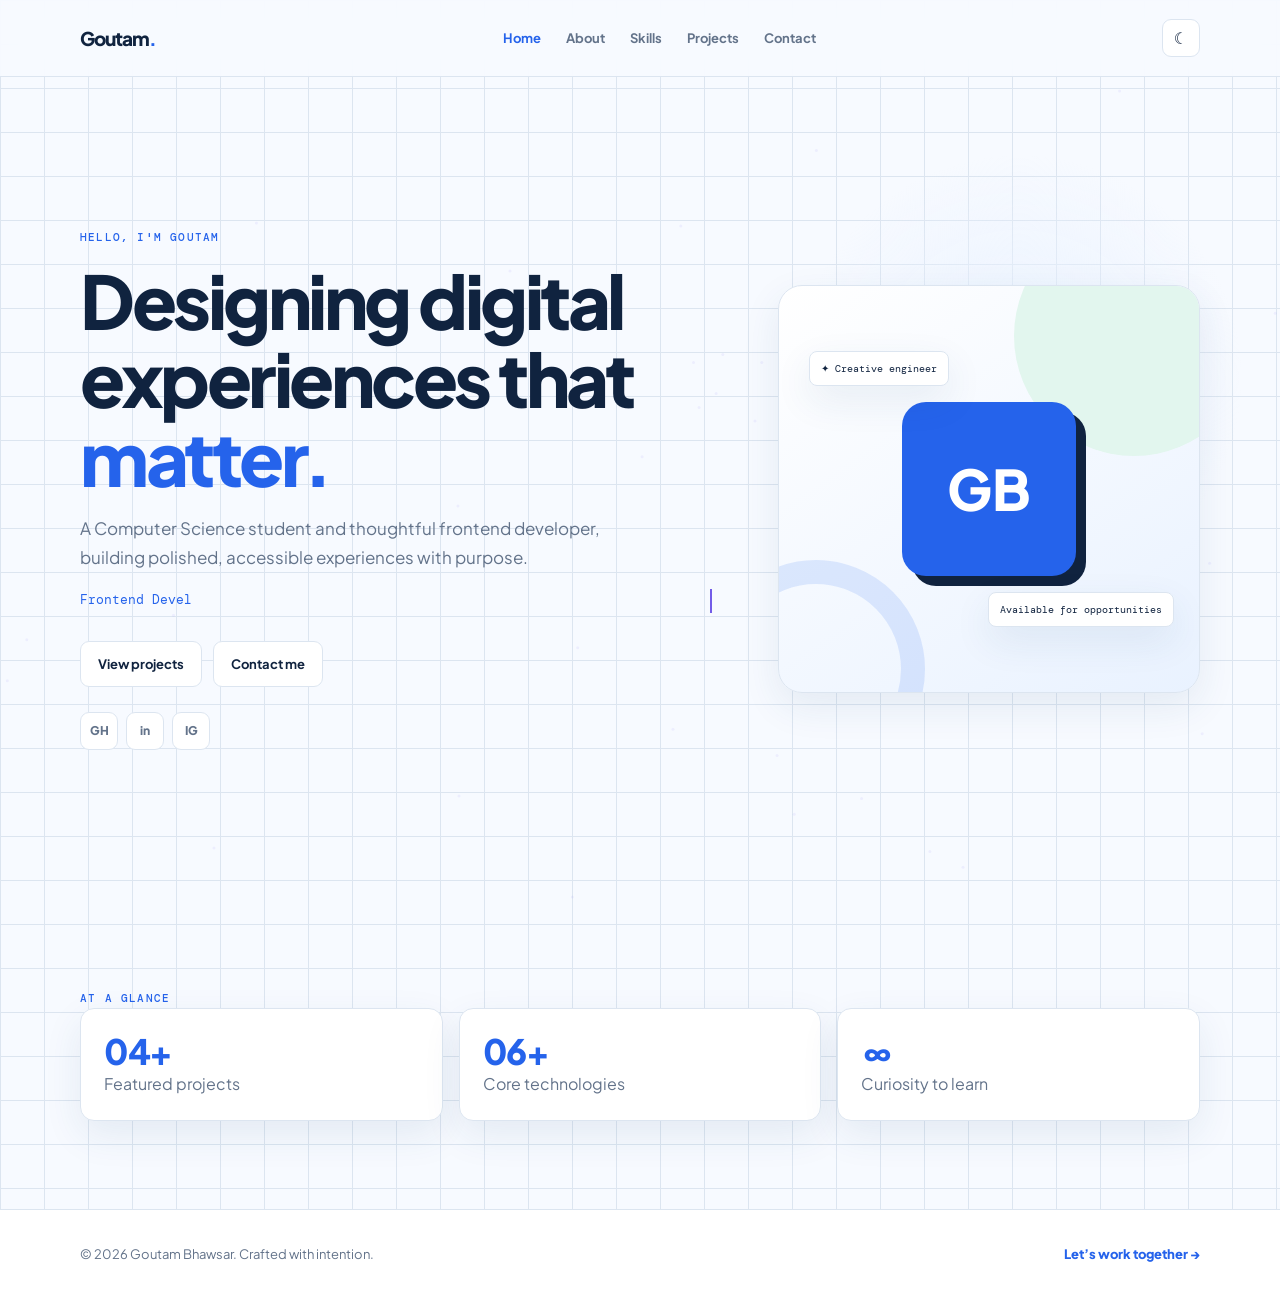
<file: index.html>
<!doctype html>
<html lang="en">

<head>
    <meta charset="utf-8">
    <meta name="viewport" content="width=device-width,initial-scale=1">
    <meta name="description" content="Gautam Bhawsar — Frontend developer portfolio">
    <meta property="og:title" content="Gautam Bhawsar | Portfolio">
    <meta name="twitter:card" content="summary_large_image">
    <title>Gautam Bhawsar — Portfolio</title>
    <link rel="stylesheet" href="css/style.css">
    <link rel="stylesheet" href="css/responsive.css">
    <link rel="stylesheet" href="css/animations.css">
</head>

<body>
    <div class="progress"></div>
    <nav class="nav">
        <div class="navin"><a class="brand" href="index.html">Gautam<i>.</i></a>
            <div class="links"><a class="active" href="index.html">Home</a><a href="about.html">About</a><a
                    href="skills.html">Skills</a><a href="projects.html">Projects</a><a href="contact.html">Contact</a>
            </div>
            <div class="actions"><button class="iconbtn theme" aria-label="Toggle color theme">☾</button><button
                    class="menu" aria-label="Open menu">☰</button></div>
        </div>
    </nav>
    <main>
        <section class="hero">
            <div class="blob b1"></div>
            <div class="blob b2"></div>
            <div class="wrap hero-grid reveal">
                <div>
                    <div class="eyebrow">Hello, I'm Gautam</div>
                    <h1>Designing digital<br>experiences that <span>matter.</span></h1>
                    <p class="lead">A Computer Science student and thoughtful frontend developer, building polished,
                        accessible experiences with purpose.</p>
                    <p class="typing" data-typing aria-live="polite"></p>
                    <div class="buttonrow"><a class="btn primary" href="resume.html">Download résumé</a><a
                            class="btn secondary" href="projects.html">View projects</a><a class="btn secondary"
                            href="contact.html">Contact me</a></div>
                    <div class="socials"><a aria-label="GitHub" href="#">GH</a><a aria-label="LinkedIn"
                            href="#">in</a><a aria-label="Instagram" href="#">IG</a></div>
                </div>
                <div class="portrait">
                    <div class="tag one">✦ Creative engineer</div>
                    <div class="avatar">GB</div>
                    <div class="tag two">Available for opportunities</div>
                </div>
            </div>
        </section>
        <section class="section">
            <div class="wrap">
                <div class="section-label">At a glance</div>
                <div class="grid three">
                    <article class="card">
                        <div class="stat">04+</div>
                        <div class="muted">Featured projects</div>
                    </article>
                    <article class="card">
                        <div class="stat">06+</div>
                        <div class="muted">Core technologies</div>
                    </article>
                    <article class="card">
                        <div class="stat">∞</div>
                        <div class="muted">Curiosity to learn</div>
                    </article>
                </div>
            </div>
        </section>
    </main>
    <footer class="footer">
        <div class="wrap footerin"><span>© 2026 Gautam Bhawsar. Crafted with intention.</span><a
                href="contact.html">Let’s work together →</a></div>
    </footer><button class="btn primary top" aria-label="Back to top">↑</button>
    <script src="js/theme.js"></script>
    <script src="js/main.js"></script>
    <script src="js/typing.js"></script>
    <script src="js/particles.js"></script>
</body>

</html>
</file>
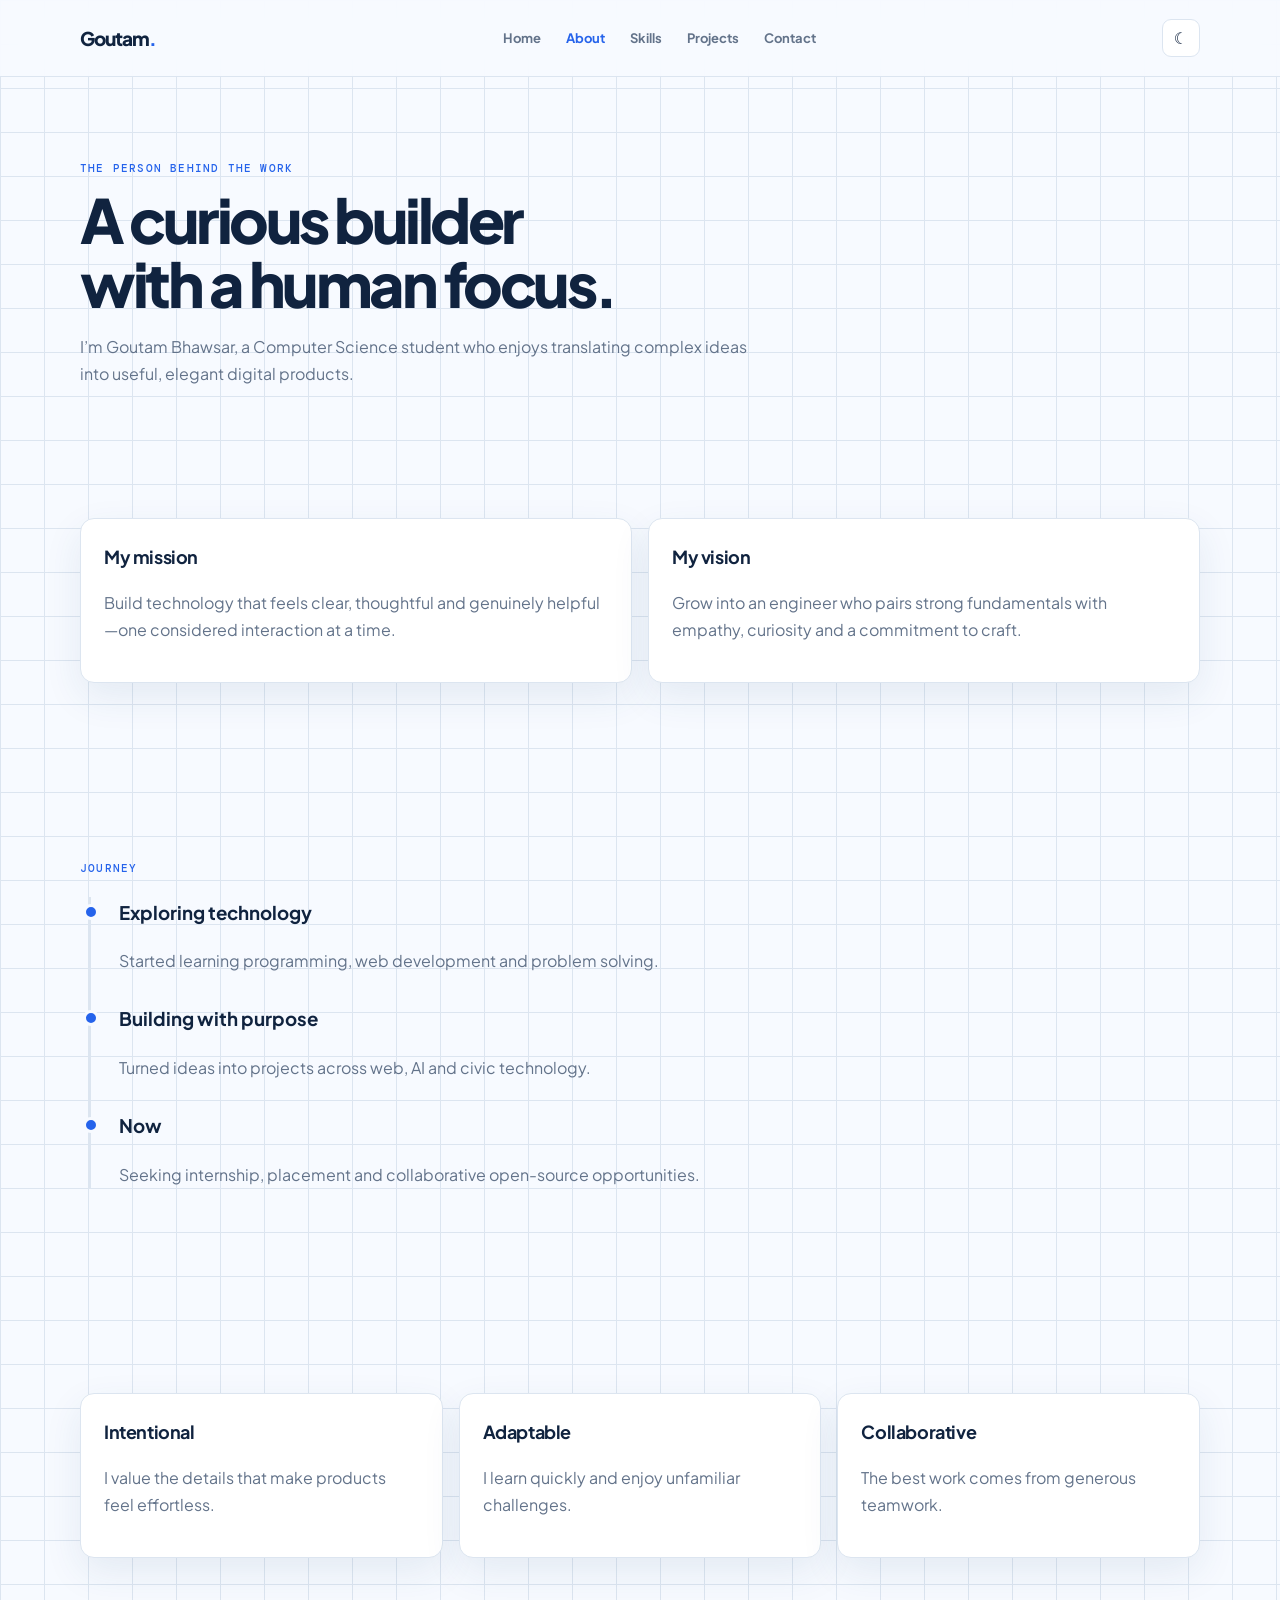
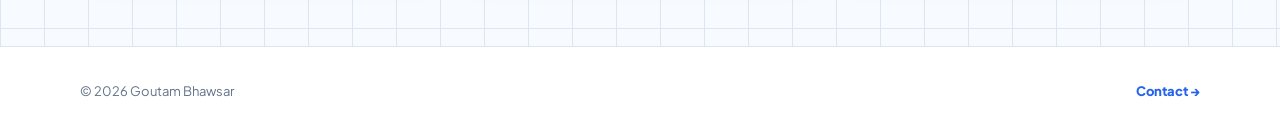
<file: about.html>
<!doctype html>
<html lang="en">

<head>
    <meta charset="utf-8">
    <meta name="viewport" content="width=device-width,initial-scale=1">
    <title>About — Gautam Bhawsar</title>
    <link rel="stylesheet" href="css/style.css">
    <link rel="stylesheet" href="css/responsive.css">
</head>

<body>
    <div class="progress"></div>
    <nav class="nav">
        <div class="navin"><a class="brand" href="index.html">Gautam<i>.</i></a>
            <div class="links"><a href="index.html">Home</a><a class="active" href="about.html">About</a><a
                    href="skills.html">Skills</a><a href="projects.html">Projects</a><a href="contact.html">Contact</a>
            </div>
            <div class="actions"><button class="iconbtn theme">☾</button><button class="menu">☰</button></div>
        </div>
    </nav>
    <main class="wrap">
        <header class="page-head">
            <div class="eyebrow">The person behind the work</div>
            <h1 class="page-title">A curious builder<br>with a human focus.</h1>
            <p class="sub">I’m Gautam Bhawsar, a Computer Science student who enjoys translating complex ideas into
                useful, elegant digital products.</p>
        </header>
        <section class="section">
            <div class="grid two">
                <article class="card">
                    <h3>My mission</h3>
                    <p class="muted">Build technology that feels clear, thoughtful and genuinely helpful—one considered
                        interaction at a time.</p>
                </article>
                <article class="card">
                    <h3>My vision</h3>
                    <p class="muted">Grow into an engineer who pairs strong fundamentals with empathy, curiosity and a
                        commitment to craft.</p>
                </article>
            </div>
        </section>
        <section class="section">
            <div class="section-label">Journey</div>
            <div class="timeline">
                <div class="item">
                    <h3>Exploring technology</h3>
                    <p class="muted">Started learning programming, web development and problem solving.</p>
                </div>
                <div class="item">
                    <h3>Building with purpose</h3>
                    <p class="muted">Turned ideas into projects across web, AI and civic technology.</p>
                </div>
                <div class="item">
                    <h3>Now</h3>
                    <p class="muted">Seeking internship, placement and collaborative open-source opportunities.</p>
                </div>
            </div>
        </section>
        <section class="section">
            <div class="grid three">
                <article class="card">
                    <h3>Intentional</h3>
                    <p class="muted">I value the details that make products feel effortless.</p>
                </article>
                <article class="card">
                    <h3>Adaptable</h3>
                    <p class="muted">I learn quickly and enjoy unfamiliar challenges.</p>
                </article>
                <article class="card">
                    <h3>Collaborative</h3>
                    <p class="muted">The best work comes from generous teamwork.</p>
                </article>
            </div>
        </section>
    </main>
    <footer class="footer">
        <div class="wrap footerin">© 2026 Gautam Bhawsar <a href="contact.html">Contact →</a></div>
    </footer><button class="btn primary top">↑</button>
    <script src="js/theme.js"></script>
    <script src="js/main.js"></script>
</body>

</html>
</file>
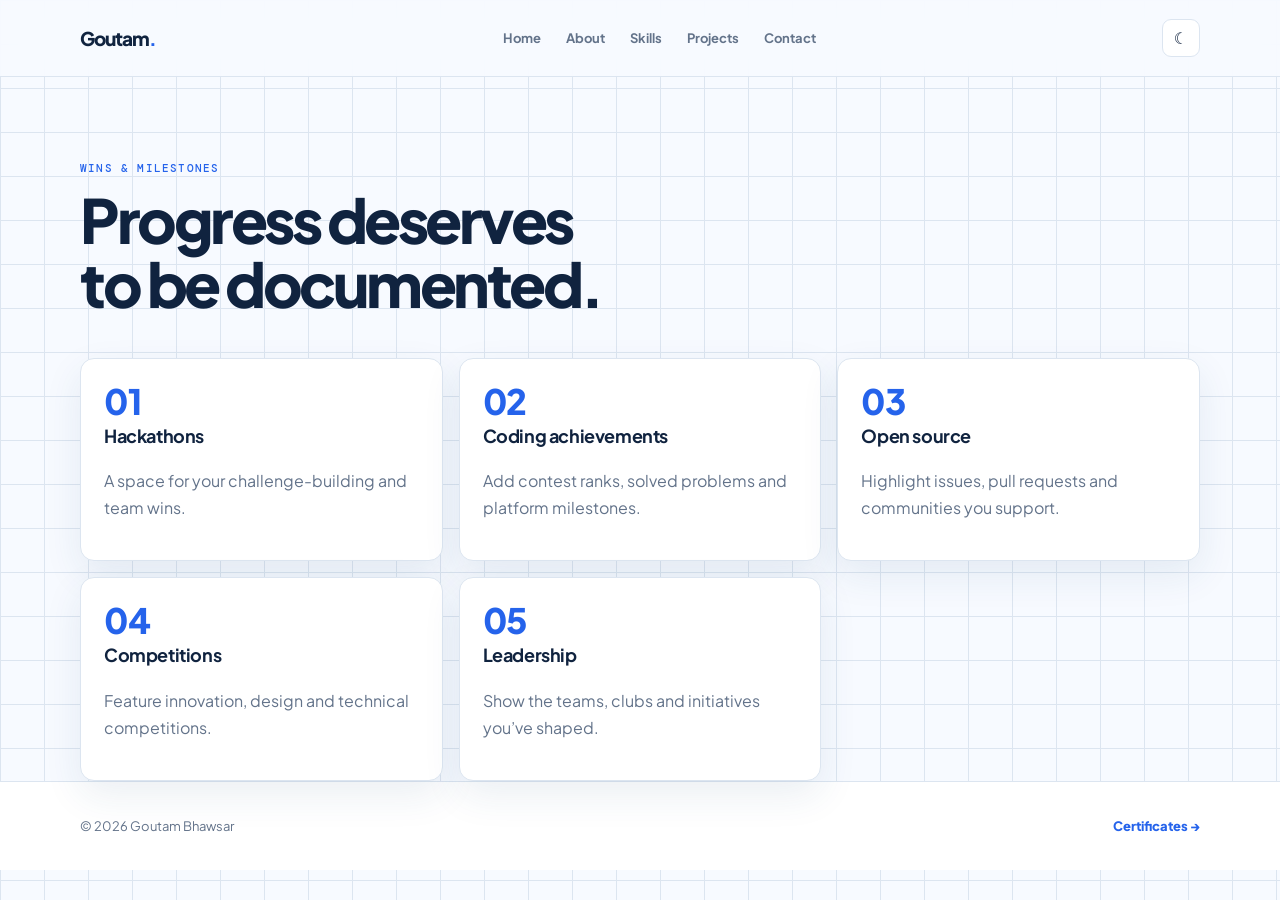
<file: achievements.html>
<!doctype html>
<html lang="en">

<head>
    <meta charset="utf-8">
    <meta name="viewport" content="width=device-width,initial-scale=1">
    <title>Achievements — Gautam Bhawsar</title>
    <link rel="stylesheet" href="css/style.css">
    <link rel="stylesheet" href="css/responsive.css">
</head>

<body>
    <div class="progress"></div>
    <nav class="nav">
        <div class="navin"><a class="brand" href="index.html">Gautam<i>.</i></a>
            <div class="links"><a href="index.html">Home</a><a href="about.html">About</a><a
                    href="skills.html">Skills</a><a href="projects.html">Projects</a><a href="contact.html">Contact</a>
            </div>
            <div class="actions"><button class="iconbtn theme">☾</button><button class="menu">☰</button></div>
        </div>
    </nav>
    <main class="wrap">
        <header class="page-head">
            <div class="eyebrow">Wins & milestones</div>
            <h1 class="page-title">Progress deserves<br>to be documented.</h1>
        </header>
        <section class="grid three">
            <article class="card">
                <div class="stat">01</div>
                <h3>Hackathons</h3>
                <p class="muted">A space for your challenge-building and team wins.</p>
            </article>
            <article class="card">
                <div class="stat">02</div>
                <h3>Coding achievements</h3>
                <p class="muted">Add contest ranks, solved problems and platform milestones.</p>
            </article>
            <article class="card">
                <div class="stat">03</div>
                <h3>Open source</h3>
                <p class="muted">Highlight issues, pull requests and communities you support.</p>
            </article>
            <article class="card">
                <div class="stat">04</div>
                <h3>Competitions</h3>
                <p class="muted">Feature innovation, design and technical competitions.</p>
            </article>
            <article class="card">
                <div class="stat">05</div>
                <h3>Leadership</h3>
                <p class="muted">Show the teams, clubs and initiatives you’ve shaped.</p>
            </article>
        </section>
    </main>
    <footer class="footer">
        <div class="wrap footerin">© 2026 Gautam Bhawsar <a href="certificates.html">Certificates →</a></div>
    </footer><button class="btn primary top">↑</button>
    <script src="js/theme.js"></script>
    <script src="js/main.js"></script>
</body>

</html>
</file>
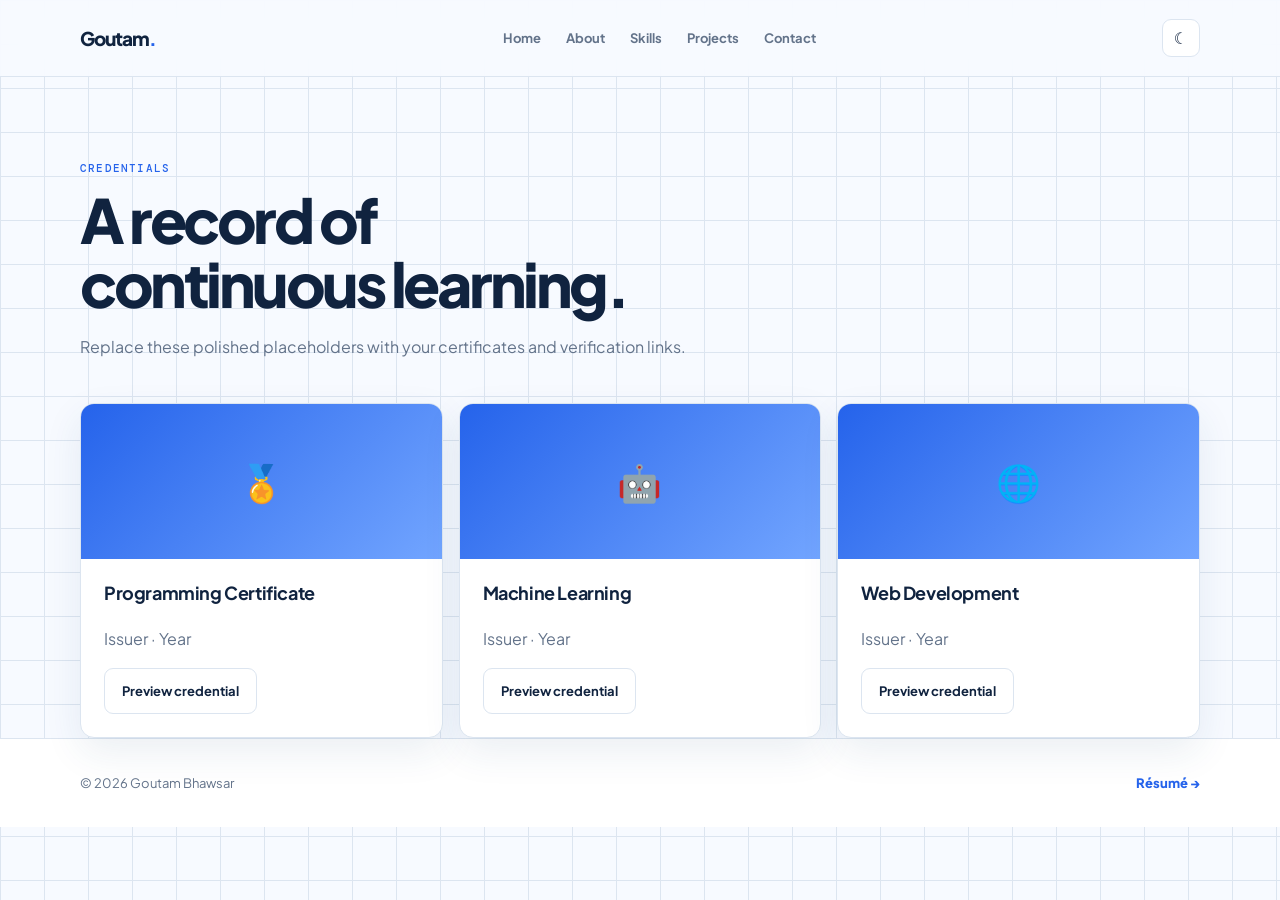
<file: certificates.html>
<!doctype html>
<html lang="en">

<head>
    <meta charset="utf-8">
    <meta name="viewport" content="width=device-width,initial-scale=1">
    <title>Certificates — Gautam Bhawsar</title>
    <link rel="stylesheet" href="css/style.css">
    <link rel="stylesheet" href="css/responsive.css">
</head>

<body>
    <div class="progress"></div>
    <nav class="nav">
        <div class="navin"><a class="brand" href="index.html">Gautam<i>.</i></a>
            <div class="links"><a href="index.html">Home</a><a href="about.html">About</a><a
                    href="skills.html">Skills</a><a href="projects.html">Projects</a><a href="contact.html">Contact</a>
            </div>
            <div class="actions"><button class="iconbtn theme">☾</button><button class="menu">☰</button></div>
        </div>
    </nav>
    <main class="wrap">
        <header class="page-head">
            <div class="eyebrow">Credentials</div>
            <h1 class="page-title">A record of<br>continuous learning.</h1>
            <p class="sub">Replace these polished placeholders with your certificates and verification links.</p>
        </header>
        <section class="grid three">
            <article class="card">
                <div class="project-img">🏅</div>
                <h3>Programming Certificate</h3>
                <p class="muted">Issuer · Year</p><button class="btn secondary"
                    data-modal="Programming Certificate">Preview credential</button>
            </article>
            <article class="card">
                <div class="project-img">🤖</div>
                <h3>Machine Learning</h3>
                <p class="muted">Issuer · Year</p><button class="btn secondary"
                    data-modal="Machine Learning Certificate">Preview credential</button>
            </article>
            <article class="card">
                <div class="project-img">🌐</div>
                <h3>Web Development</h3>
                <p class="muted">Issuer · Year</p><button class="btn secondary"
                    data-modal="Web Development Certificate">Preview credential</button>
            </article>
        </section>
    </main>
    <div class="modal">
        <div class="modalbox"><button class="iconbtn close" style="float:right">×</button>
            <h2>Certificate preview</h2>
            <p class="muted">Attach a PDF/image and link the download here.</p><a class="btn primary" href="#">Download
                certificate</a>
        </div>
    </div>
    <footer class="footer">
        <div class="wrap footerin">© 2026 Gautam Bhawsar <a href="resume.html">Résumé →</a></div>
    </footer><button class="btn primary top">↑</button>
    <script src="js/theme.js"></script>
    <script src="js/main.js"></script>
</body>

</html>
</file>
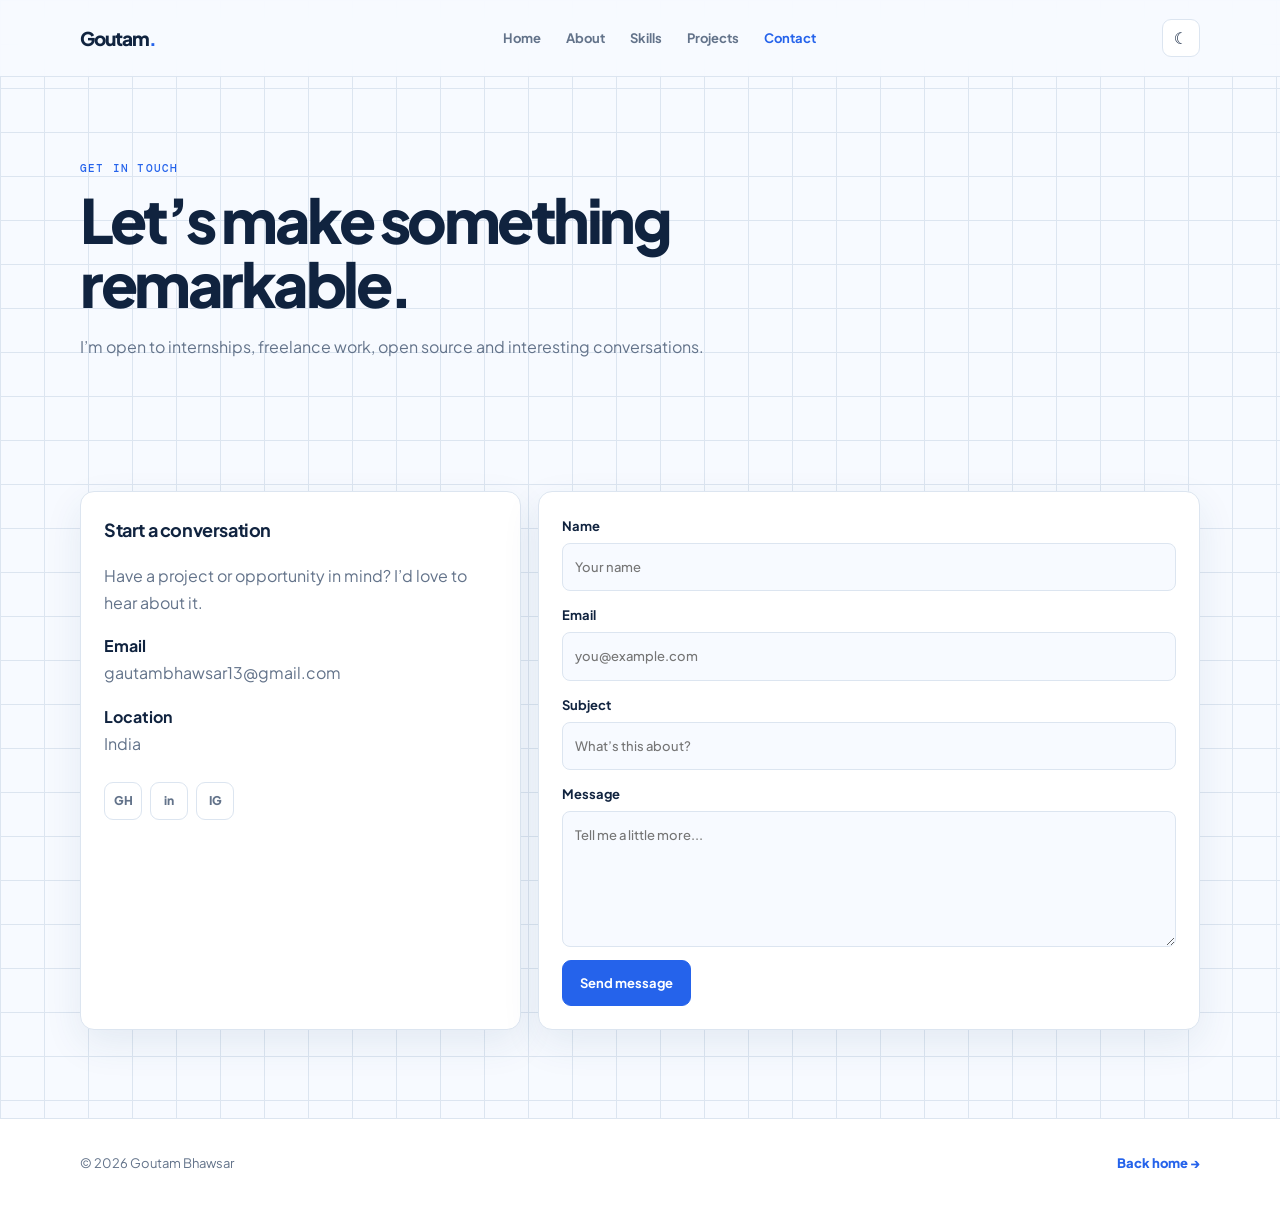
<file: contact.html>
<!doctype html>
<html lang="en">
<head>
  <meta charset="utf-8">
  <meta name="viewport" content="width=device-width,initial-scale=1">
  <meta name="description" content="Contact Gautam Bhawsar.">
  <title>Contact — Gautam Bhawsar</title>
  <link rel="stylesheet" href="css/style.css">
  <link rel="stylesheet" href="css/responsive.css">
</head>
<body>
  <div class="progress"></div>
  <nav class="nav"><div class="navin">
    <a class="brand" href="index.html">Gautam<i>.</i></a>
    <div class="links"><a href="index.html">Home</a><a href="about.html">About</a><a href="skills.html">Skills</a><a href="projects.html">Projects</a><a class="active" href="contact.html">Contact</a></div>
    <div class="actions"><button class="iconbtn theme" aria-label="Toggle color theme">☾</button><button class="menu" aria-label="Open menu">☰</button></div>
  </div></nav>
  <main class="wrap">
    <header class="page-head"><div class="eyebrow">Get in touch</div><h1 class="page-title">Let’s make something<br>remarkable.</h1><p class="sub">I’m open to internships, freelance work, open source and interesting conversations.</p></header>
    <section class="section contact">
      <aside class="card"><h3>Start a conversation</h3><p class="muted">Have a project or opportunity in mind? I’d love to hear about it.</p>
        <p><b>Email</b><br><a class="muted" href="mailto:gautambhawsar13@gmail.com">gautambhawsar13@gmail.com</a></p>
        <p><b>Location</b><br><span class="muted">India</span></p>
        <div class="socials">
          <a aria-label="GitHub" href="https://github.com/gb1325" target="_blank" rel="noopener noreferrer">GH</a>
          <a aria-label="LinkedIn" href="https://www.linkedin.com/in/goutam-bhawsar-6b911b308/" target="_blank" rel="noopener noreferrer">in</a>
          <a aria-label="Instagram" href="https://instagram.com/gautam__1325?igsh=MTNzeXV1c3NmZjU1OQ==" target="_blank" rel="noopener noreferrer">IG</a>
        </div>
      </aside>
      <form class="card"><div class="field"><label for="name">Name</label><input id="name" required placeholder="Your name"></div><div class="field"><label for="email">Email</label><input id="email" required type="email" placeholder="you@example.com"></div><div class="field"><label for="subject">Subject</label><input id="subject" required placeholder="What’s this about?"></div><div class="field"><label for="message">Message</label><textarea id="message" required rows="5" placeholder="Tell me a little more..."></textarea></div><button class="btn primary" type="submit">Send message</button></form>
    </section>
  </main>
  <footer class="footer"><div class="wrap footerin">© 2026 Gautam Bhawsar <a href="index.html">Back home →</a></div></footer>
  <button class="btn primary top" aria-label="Back to top">↑</button>
  <script src="js/theme.js"></script><script src="js/main.js"></script><script src="js/form.js"></script>
</body>
</html>
</file>
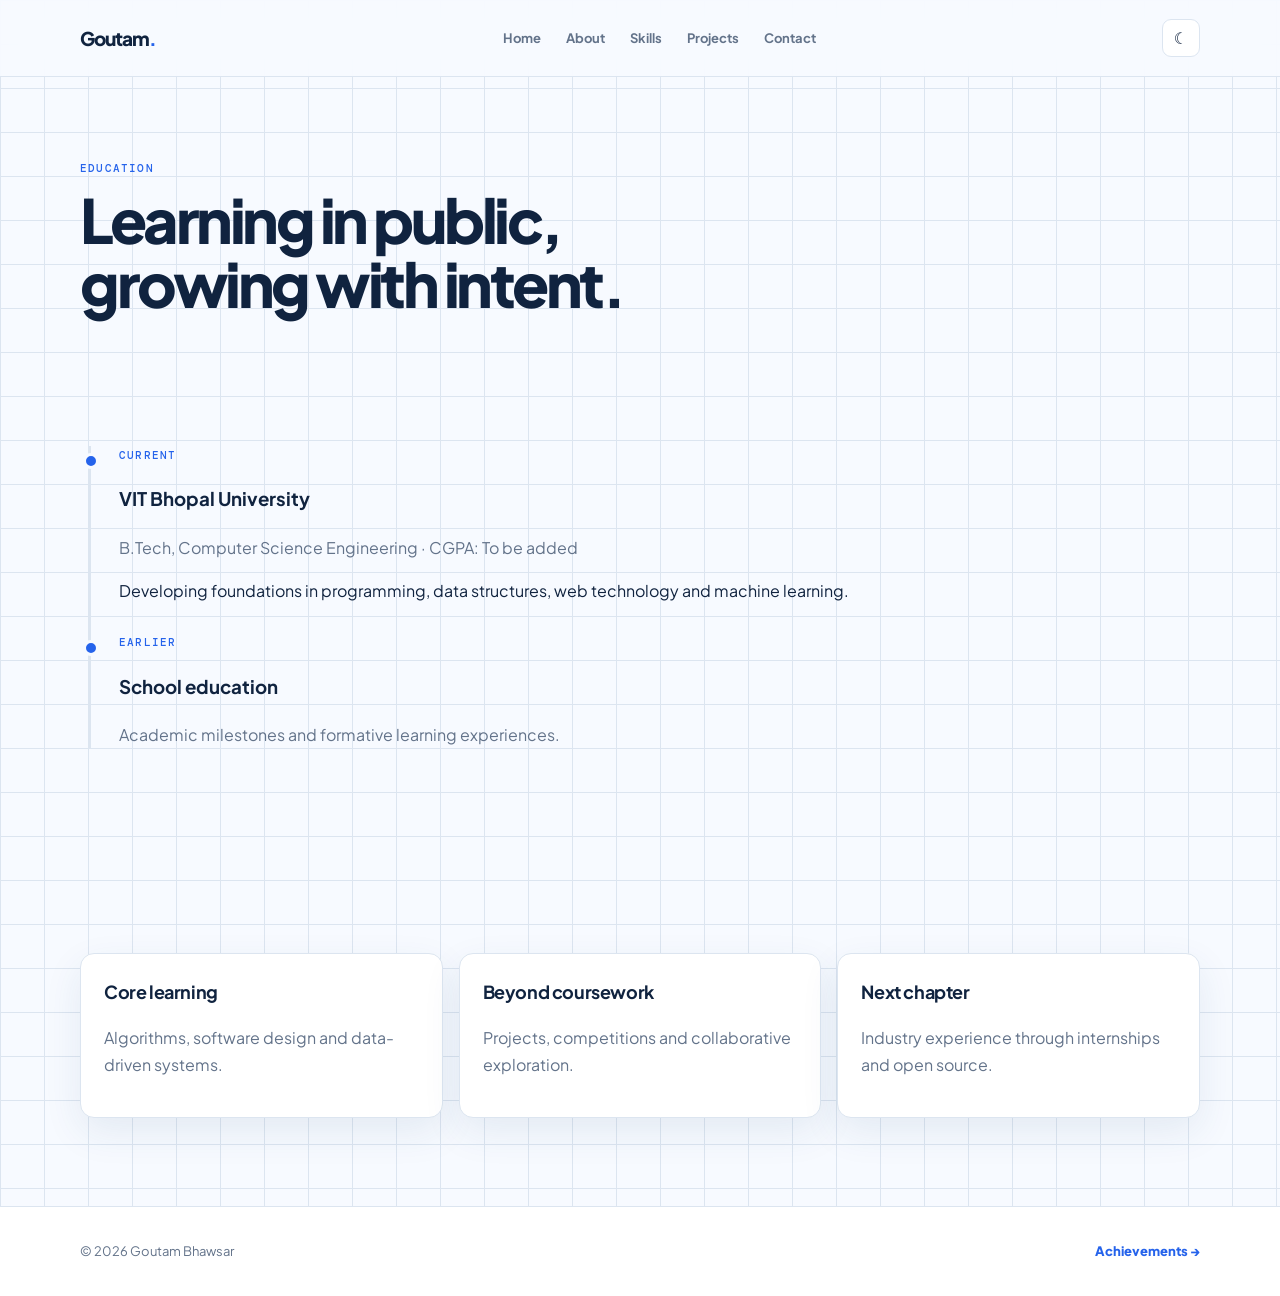
<file: education.html>
<!doctype html>
<html lang="en">

<head>
    <meta charset="utf-8">
    <meta name="viewport" content="width=device-width,initial-scale=1">
    <title>Education — Gautam Bhawsar</title>
    <link rel="stylesheet" href="css/style.css">
    <link rel="stylesheet" href="css/responsive.css">
</head>

<body>
    <div class="progress"></div>
    <nav class="nav">
        <div class="navin"><a class="brand" href="index.html">Gautam<i>.</i></a>
            <div class="links"><a href="index.html">Home</a><a href="about.html">About</a><a
                    href="skills.html">Skills</a><a href="projects.html">Projects</a><a href="contact.html">Contact</a>
            </div>
            <div class="actions"><button class="iconbtn theme">☾</button><button class="menu">☰</button></div>
        </div>
    </nav>
    <main class="wrap">
        <header class="page-head">
            <div class="eyebrow">Education</div>
            <h1 class="page-title">Learning in public,<br>growing with intent.</h1>
        </header>
        <section class="section">
            <div class="timeline">
                <div class="item">
                    <div class="section-label">Current</div>
                    <h3>VIT Bhopal University</h3>
                    <p class="muted">B.Tech, Computer Science Engineering · CGPA: To be added</p>
                    <p>Developing foundations in programming, data structures, web technology and machine learning.</p>
                </div>
                <div class="item">
                    <div class="section-label">Earlier</div>
                    <h3>School education</h3>
                    <p class="muted">Academic milestones and formative learning experiences.</p>
                </div>
            </div>
        </section>
        <section class="section">
            <div class="grid three">
                <article class="card">
                    <h3>Core learning</h3>
                    <p class="muted">Algorithms, software design and data-driven systems.</p>
                </article>
                <article class="card">
                    <h3>Beyond coursework</h3>
                    <p class="muted">Projects, competitions and collaborative exploration.</p>
                </article>
                <article class="card">
                    <h3>Next chapter</h3>
                    <p class="muted">Industry experience through internships and open source.</p>
                </article>
            </div>
        </section>
    </main>
    <footer class="footer">
        <div class="wrap footerin">© 2026 Gautam Bhawsar <a href="achievements.html">Achievements →</a></div>
    </footer><button class="btn primary top">↑</button>
    <script src="js/theme.js"></script>
    <script src="js/main.js"></script>
</body>

</html>
</file>
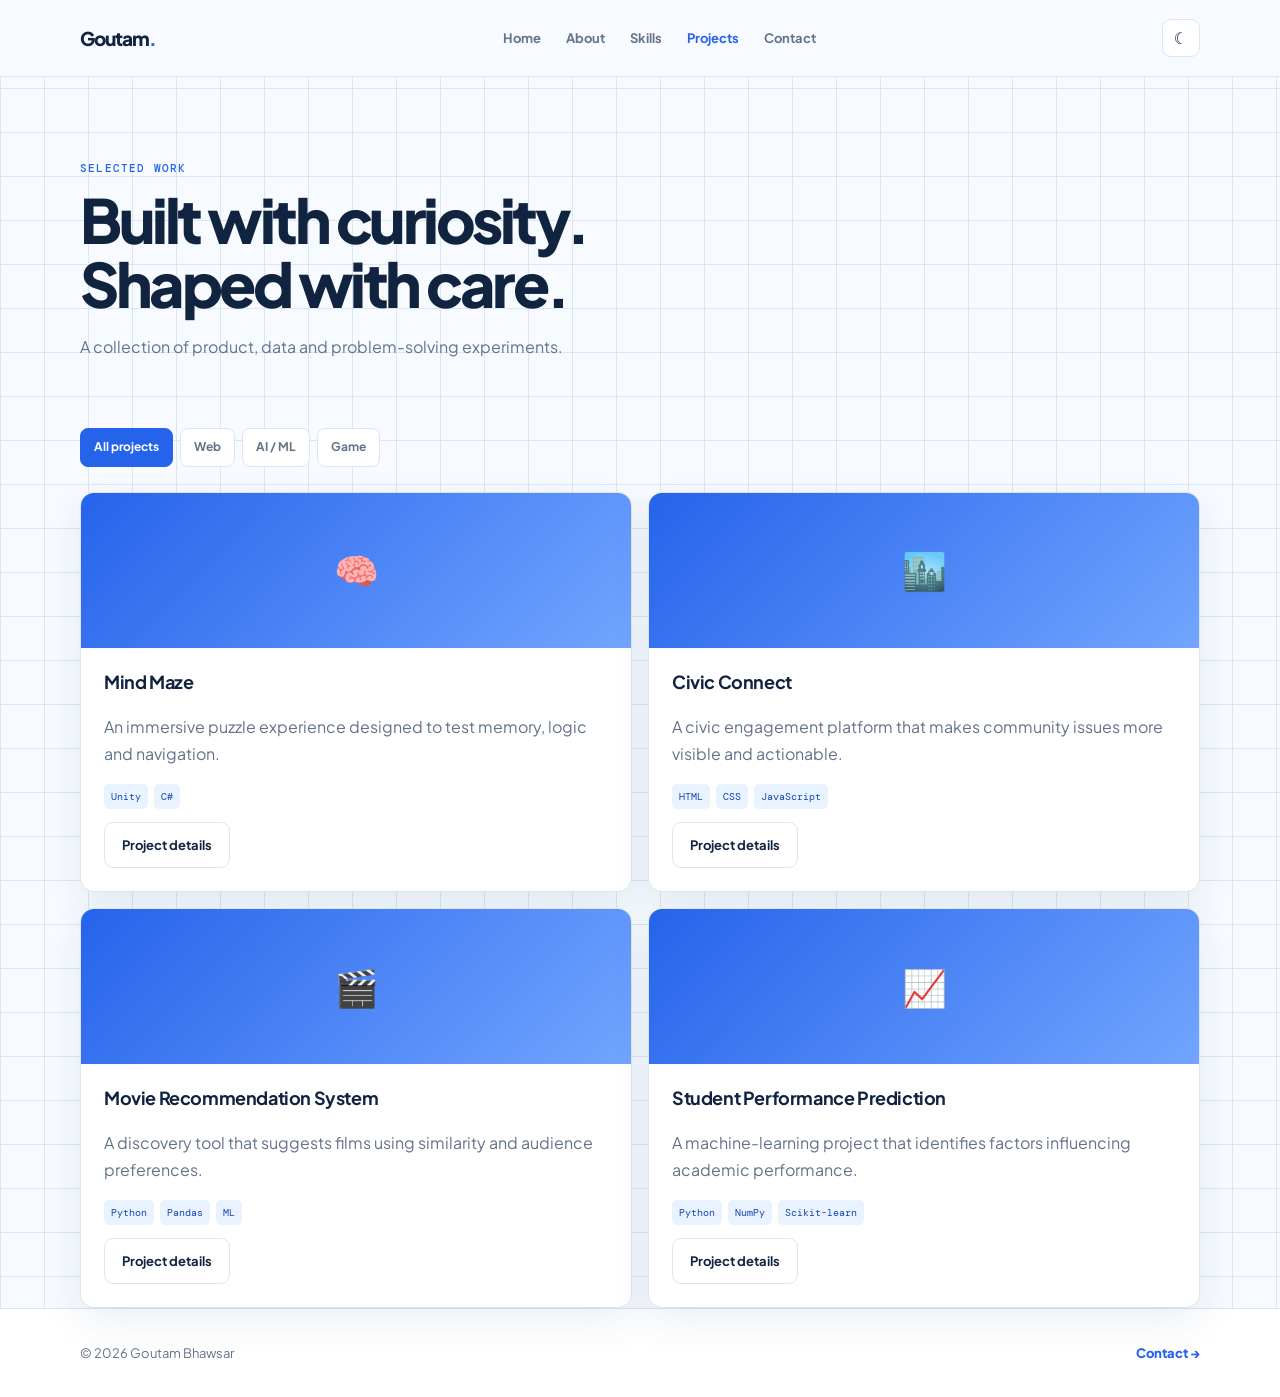
<file: projects.html>
<!doctype html>
<html lang="en">

<head>
    <meta charset="utf-8">
    <meta name="viewport" content="width=device-width,initial-scale=1">
    <title>Projects — Gautam Bhawsar</title>
    <link rel="stylesheet" href="css/style.css">
    <link rel="stylesheet" href="css/responsive.css">
</head>

<body>
    <div class="progress"></div>
    <nav class="nav">
        <div class="navin"><a class="brand" href="index.html">Gautam<i>.</i></a>
            <div class="links"><a href="index.html">Home</a><a href="about.html">About</a><a
                    href="skills.html">Skills</a><a class="active" href="projects.html">Projects</a><a
                    href="contact.html">Contact</a></div>
            <div class="actions"><button class="iconbtn theme">☾</button><button class="menu">☰</button></div>
        </div>
    </nav>
    <main class="wrap">
        <header class="page-head">
            <div class="eyebrow">Selected work</div>
            <h1 class="page-title">Built with curiosity.<br>Shaped with care.</h1>
            <p class="sub">A collection of product, data and problem-solving experiments.</p>
        </header>
        <div class="filters"><button class="filter on" data-filter="all">All projects</button><button class="filter"
                data-filter="web">Web</button><button class="filter" data-filter="ai">AI / ML</button><button
                class="filter" data-filter="game">Game</button></div>
        <section class="grid two">
            <article class="card" data-cat="game">
                <div class="project-img">🧠</div>
                <h3>Mind Maze</h3>
                <p class="muted">An immersive puzzle experience designed to test memory, logic and navigation.</p>
                <div class="pills"><span class="pill">Unity</span><span class="pill">C#</span></div><button
                    class="btn secondary" data-modal="Mind Maze">Project details</button>
            </article>
            <article class="card" data-cat="web">
                <div class="project-img">🏙️</div>
                <h3>Civic Connect</h3>
                <p class="muted">A civic engagement platform that makes community issues more visible and actionable.
                </p>
                <div class="pills"><span class="pill">HTML</span><span class="pill">CSS</span><span
                        class="pill">JavaScript</span></div><button class="btn secondary"
                    data-modal="Civic Connect">Project details</button>
            </article>
            <article class="card" data-cat="ai">
                <div class="project-img">🎬</div>
                <h3>Movie Recommendation System</h3>
                <p class="muted">A discovery tool that suggests films using similarity and audience preferences.</p>
                <div class="pills"><span class="pill">Python</span><span class="pill">Pandas</span><span
                        class="pill">ML</span></div><button class="btn secondary"
                    data-modal="Movie Recommendation System">Project details</button>
            </article>
            <article class="card" data-cat="ai">
                <div class="project-img">📈</div>
                <h3>Student Performance Prediction</h3>
                <p class="muted">A machine-learning project that identifies factors influencing academic performance.
                </p>
                <div class="pills"><span class="pill">Python</span><span class="pill">NumPy</span><span
                        class="pill">Scikit-learn</span></div><button class="btn secondary"
                    data-modal="Student Performance Prediction">Project details</button>
            </article>
        </section>
    </main>
    <div class="modal">
        <div class="modalbox"><button class="iconbtn close" style="float:right">×</button>
            <h2>Project</h2>
            <p class="muted">A focused case study is ready to be connected here. Add your GitHub repository and live
                demo URLs to make this portfolio your own.</p>
            <div class="buttonrow"><a class="btn primary" href="#">GitHub ↗</a><a class="btn secondary" href="#">Live
                    demo ↗</a></div>
        </div>
    </div>
    <footer class="footer">
        <div class="wrap footerin">© 2026 Gautam Bhawsar <a href="contact.html">Contact →</a></div>
    </footer><button class="btn primary top">↑</button>
    <script src="js/theme.js"></script>
    <script src="js/main.js"></script>
</body>

</html>
</file>
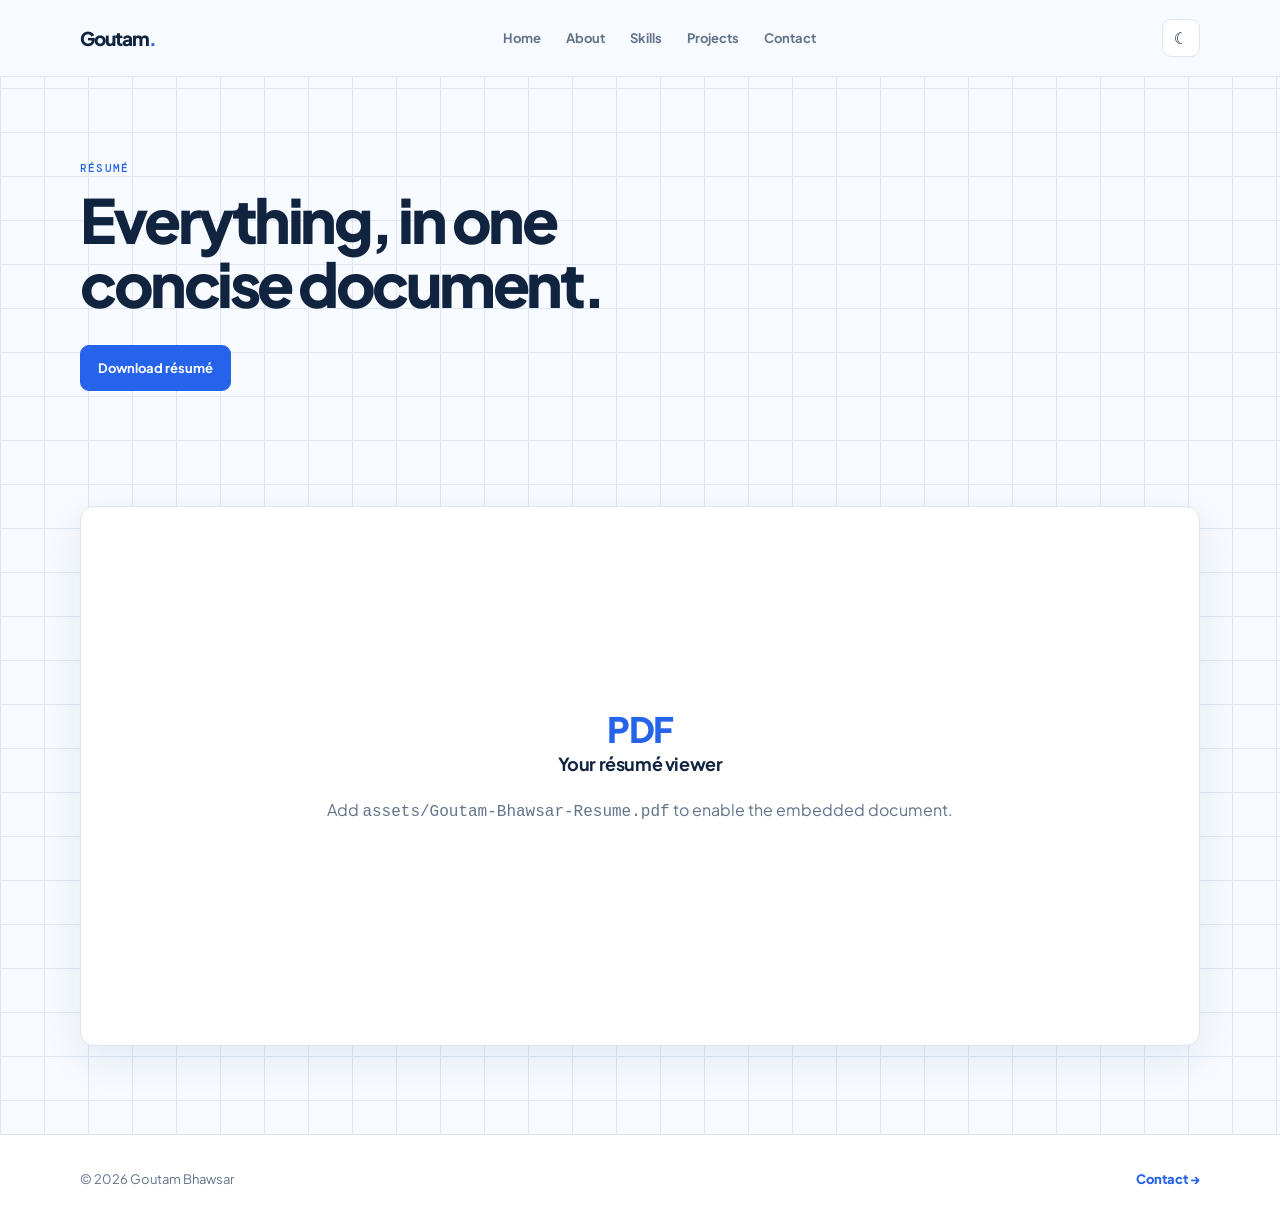
<file: resume.html>
<!doctype html>
<html lang="en">

<head>
    <meta charset="utf-8">
    <meta name="viewport" content="width=device-width,initial-scale=1">
    <title>Résumé — Goutam Bhawsar</title>
    <link rel="stylesheet" href="css/style.css">
    <link rel="stylesheet" href="css/responsive.css">
</head>

<body>
    <div class="progress"></div>
    <nav class="nav">
        <div class="navin"><a class="brand" href="index.html">Goutam<i>.</i></a>
            <div class="links"><a href="index.html">Home</a><a href="about.html">About</a><a
                    href="skills.html">Skills</a><a href="projects.html">Projects</a><a href="contact.html">Contact</a>
            </div>
            <div class="actions"><button class="iconbtn theme">☾</button><button class="menu">☰</button></div>
        </div>
    </nav>
    <main class="wrap">
        <header class="page-head">
            <div class="eyebrow">Résumé</div>
            <h1 class="page-title">Everything, in one<br>concise document.</h1>
            <div class="buttonrow"><a class="btn primary" href="assets/Goutam-Bhawsar-Resume.pdf" download>Download
                    résumé</a></div>
        </header>
        <section class="section">
            <div class="card" style="height:540px;display:grid;place-items:center">
                <div style="text-align:center">
                    <div class="stat">PDF</div>
                    <h3>Your résumé viewer</h3>
                    <p class="muted">Add <code>assets/Gautam-Bhawsar-Resume.pdf</code> to enable the embedded document.
                    </p>
                </div>
            </div>
        </section>
    </main>
    <footer class="footer">
        <div class="wrap footerin">© 2026 Goutam Bhawsar <a href="contact.html">Contact →</a></div>
    </footer><button class="btn primary top">↑</button>
    <script src="js/theme.js"></script>
    <script src="js/main.js"></script>
</body>

</html>
</file>
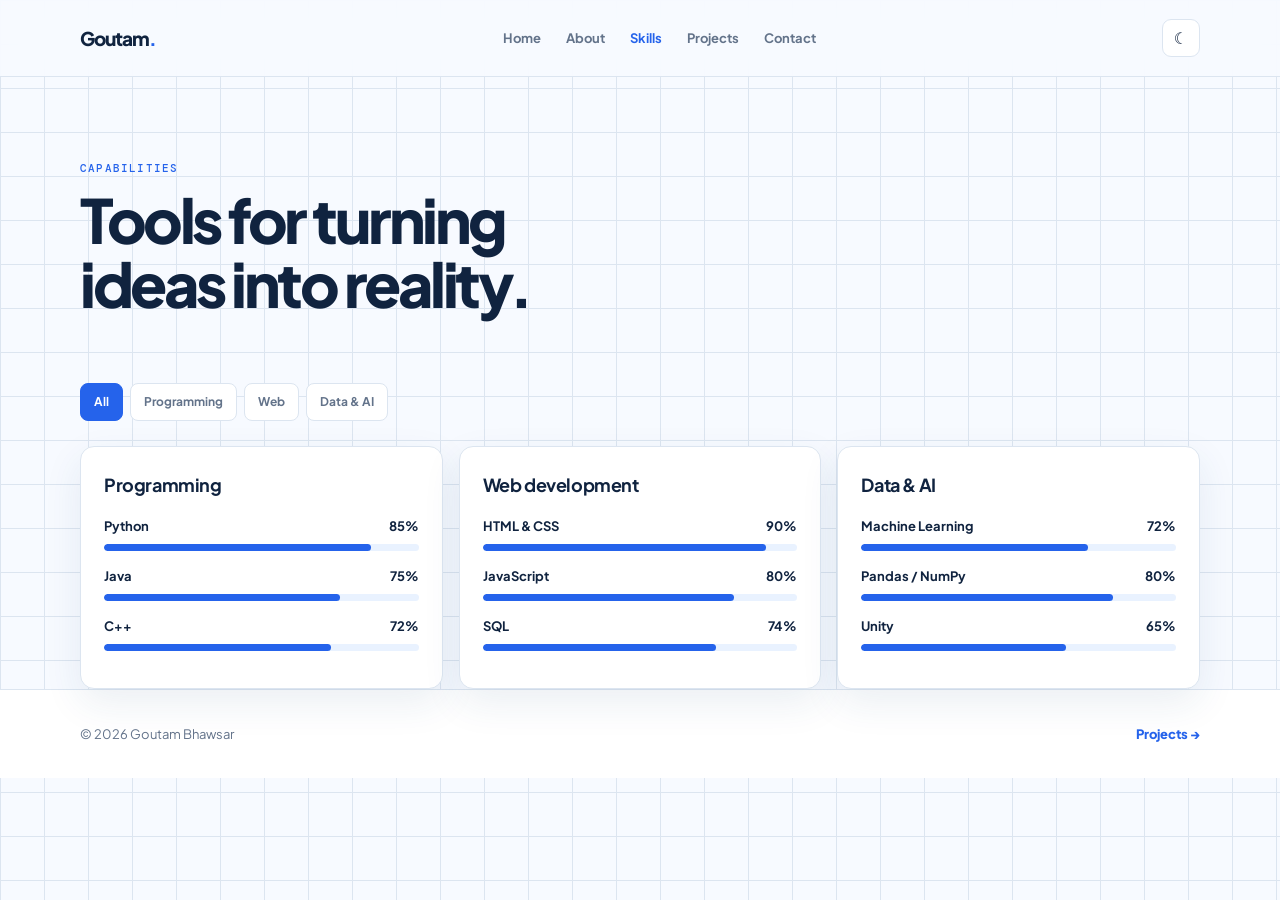
<file: skills.html>
<!doctype html><html lang="en"><head><meta charset="utf-8"><meta name="viewport" content="width=device-width,initial-scale=1"><title>Skills — Gautam Bhawsar</title><link rel="stylesheet" href="css/style.css"><link rel="stylesheet" href="css/responsive.css"></head><body><div class="progress"></div><nav class="nav"><div class="navin"><a class="brand" href="index.html">Gautam<i>.</i></a><div class="links"><a href="index.html">Home</a><a href="about.html">About</a><a class="active" href="skills.html">Skills</a><a href="projects.html">Projects</a><a href="contact.html">Contact</a></div><div class="actions"><button class="iconbtn theme">☾</button><button class="menu">☰</button></div></div></nav><main class="wrap"><header class="page-head"><div class="eyebrow">Capabilities</div><h1 class="page-title">Tools for turning<br>ideas into reality.</h1></header><div class="filters"><button class="filter on" data-filter="all">All</button><button class="filter" data-filter="code">Programming</button><button class="filter" data-filter="web">Web</button><button class="filter" data-filter="data">Data & AI</button></div><section class="grid three"><article class="card" data-cat="code"><h3>Programming</h3><div class="skill"><div class="skillhead"><span>Python</span><span>85%</span></div><div class="bar"><div class="fill" style="--w:85%"></div></div></div><div class="skill"><div class="skillhead"><span>Java</span><span>75%</span></div><div class="bar"><div class="fill" style="--w:75%"></div></div></div><div class="skill"><div class="skillhead"><span>C++</span><span>72%</span></div><div class="bar"><div class="fill" style="--w:72%"></div></div></div></article><article class="card" data-cat="web"><h3>Web development</h3><div class="skill"><div class="skillhead"><span>HTML & CSS</span><span>90%</span></div><div class="bar"><div class="fill" style="--w:90%"></div></div></div><div class="skill"><div class="skillhead"><span>JavaScript</span><span>80%</span></div><div class="bar"><div class="fill" style="--w:80%"></div></div></div><div class="skill"><div class="skillhead"><span>SQL</span><span>74%</span></div><div class="bar"><div class="fill" style="--w:74%"></div></div></div></article><article class="card" data-cat="data"><h3>Data & AI</h3><div class="skill"><div class="skillhead"><span>Machine Learning</span><span>72%</span></div><div class="bar"><div class="fill" style="--w:72%"></div></div></div><div class="skill"><div class="skillhead"><span>Pandas / NumPy</span><span>80%</span></div><div class="bar"><div class="fill" style="--w:80%"></div></div></div><div class="skill"><div class="skillhead"><span>Unity</span><span>65%</span></div><div class="bar"><div class="fill" style="--w:65%"></div></div></div></article></section></main><footer class="footer"><div class="wrap footerin">© 2026 Gautam Bhawsar <a href="projects.html">Projects →</a></div></footer><button class="btn primary top">↑</button><script src="js/theme.js"></script><script src="js/main.js"></script></body></html>
</file>
<file: css/style.css>
@import url('https://fonts.googleapis.com/css2?family=DM+Mono:wght@400;500&family=Plus+Jakarta+Sans:wght@400;500;600;700;800&display=swap');

:root{--bg:#f7faff;--surface:#ffffff;--ink:#10233f;--muted:#63738a;--line:#dce5f0;--blue:#2563eb;--blue-dark:#1646b4;--sky:#e9f2ff;--mint:#e2f6ee;--shadow:0 14px 38px rgba(30,73,125,.09);--radius:14px}[data-theme=dark]{--bg:#0d1b2b;--surface:#13263b;--ink:#f1f6fc;--muted:#adc0d3;--line:#29435e;--blue:#66a3ff;--blue-dark:#91bcff;--sky:#17375c;--mint:#173d39;--shadow:0 14px 38px rgba(0,0,0,.26)}
*{box-sizing:border-box}html{scroll-behavior:smooth}body{margin:0;background:var(--bg);background-image:linear-gradient(var(--line) 1px,transparent 1px),linear-gradient(90deg,var(--line) 1px,transparent 1px);background-size:44px 44px;color:var(--ink);font:16px/1.7 'Plus Jakarta Sans',system-ui,sans-serif;overflow-x:hidden}a{color:inherit;text-decoration:none}button,input,textarea{font:inherit}.progress{height:3px;background:var(--blue);position:fixed;z-index:20;top:0;left:0}.nav{position:sticky;top:0;z-index:10;background:color-mix(in srgb,var(--bg) 93%,transparent);border-bottom:1px solid var(--line);backdrop-filter:blur(16px)}.navin,.wrap{width:min(1120px,calc(100% - 42px));margin:auto}.navin{height:76px;display:flex;align-items:center;justify-content:space-between}.brand{font-size:19px;font-weight:800;letter-spacing:-1px}.brand i{color:var(--blue);font-style:normal}.links{display:flex;gap:25px;font-size:13px;font-weight:700;color:var(--muted)}.links a{padding:6px 0}.links a:hover,.links a.active{color:var(--blue)}.actions{display:flex;gap:8px}.iconbtn,.menu{border:1px solid var(--line);background:var(--surface);color:var(--ink);border-radius:9px;width:38px;height:38px;cursor:pointer}.menu{display:none}.hero{min-height:calc(100vh - 76px);display:grid;place-items:center;position:relative;isolation:isolate}.hero:before{content:"";position:absolute;z-index:-1;width:470px;height:470px;right:2%;top:8%;background:radial-gradient(circle,var(--sky),transparent 67%);border-radius:50%}.blob{display:none}.hero-grid{display:grid;grid-template-columns:1.2fr .8fr;gap:66px;align-items:center}.eyebrow,.section-label{color:var(--blue);font-family:'DM Mono',monospace;text-transform:uppercase;font-size:11px;letter-spacing:1.2px;font-weight:500}.hero h1,.page-title{font-size:clamp(46px,6vw,74px);line-height:1.06;letter-spacing:-3.5px;margin:14px 0 18px;font-weight:800}.hero h1 span{color:var(--blue)}.lead{font-size:17px;color:var(--muted);max-width:570px}.typing{font-family:'DM Mono',monospace;font-size:13px;color:var(--blue);min-height:24px}.buttonrow{display:flex;gap:11px;flex-wrap:wrap;margin-top:28px}.btn{border:1px solid var(--blue);border-radius:9px;padding:11px 17px;cursor:pointer;font-size:13px;font-weight:700;transition:.2s}.btn:hover{transform:translateY(-2px);box-shadow:0 8px 18px rgba(37,99,235,.18)}.primary{background:var(--blue);color:white}.primary:hover{background:var(--blue-dark)}.secondary{background:var(--surface);border-color:var(--line);color:var(--ink)}.socials{display:flex;gap:8px;margin-top:25px}.socials a{display:grid;place-items:center;width:38px;height:38px;border:1px solid var(--line);border-radius:9px;font-size:12px;font-weight:800;color:var(--muted);background:var(--surface)}.socials a:hover{border-color:var(--blue);color:var(--blue)}.portrait{min-height:408px;border:1px solid var(--line);background:linear-gradient(145deg,var(--surface),var(--sky));border-radius:24px;box-shadow:var(--shadow);display:grid;place-items:center;overflow:hidden;position:relative}.portrait:before{content:"";position:absolute;width:240px;height:240px;border-radius:50%;background:var(--mint);top:-70px;right:-55px}.portrait:after{content:"";position:absolute;width:170px;height:170px;border-radius:50%;border:24px solid var(--blue);opacity:.13;bottom:-86px;left:-72px}.avatar{width:174px;height:174px;border-radius:24px;background:var(--blue);display:grid;place-items:center;font-size:56px;font-weight:800;color:white;box-shadow:10px 10px 0 var(--ink);z-index:1}.tag{position:absolute;background:var(--surface);border:1px solid var(--line);padding:8px 11px;border-radius:8px;font-family:'DM Mono',monospace;font-size:10px;color:var(--ink);box-shadow:var(--shadow);z-index:2}.tag.one{top:16%;left:7%}.tag.two{right:6%;bottom:16%}.section{padding:88px 0}.page-head{padding:82px 0 27px}.page-title{font-size:clamp(42px,5vw,61px);margin:10px 0 14px}.sub{color:var(--muted);max-width:670px}.grid{display:grid;gap:16px}.three{grid-template-columns:repeat(3,1fr)}.two{grid-template-columns:repeat(2,1fr)}.card{background:var(--surface);border:1px solid var(--line);border-radius:var(--radius);padding:23px;box-shadow:var(--shadow);transition:.2s}.card:hover{transform:translateY(-4px);border-color:color-mix(in srgb,var(--blue) 55%,var(--line))}.card h3{margin:0 0 7px;letter-spacing:-.4px;font-size:18px}.muted{color:var(--muted)}.stat{font-size:35px;line-height:1.1;font-weight:800;letter-spacing:-1.5px;color:var(--blue)}.skill{margin:14px 0}.skillhead{display:flex;justify-content:space-between;font-size:13px;font-weight:700}.bar{height:7px;margin-top:7px;border-radius:99px;background:var(--sky);overflow:hidden}.fill{height:100%;width:var(--w);background:var(--blue);border-radius:inherit}.filters{display:flex;gap:7px;flex-wrap:wrap;margin:25px 0}.filter{padding:8px 13px;border-radius:8px;border:1px solid var(--line);background:var(--surface);color:var(--muted);font-size:12px;font-weight:700;cursor:pointer}.filter.on{background:var(--blue);color:#fff;border-color:var(--blue)}.project-img{height:155px;margin:-23px -23px 19px;background:linear-gradient(135deg,var(--blue),#72a5ff);border-radius:13px 13px 0 0;display:grid;place-items:center;font-size:36px}.pills{display:flex;gap:6px;flex-wrap:wrap;margin:13px 0}.pill{font-family:'DM Mono',monospace;font-size:10px;padding:4px 7px;border-radius:5px;background:var(--sky);color:var(--blue-dark)}.timeline{border-left:2px solid var(--line);padding-left:28px;margin-left:9px}.timeline .item{position:relative;margin:0 0 29px}.timeline .item:before{content:"";position:absolute;width:10px;height:10px;background:var(--blue);border:3px solid var(--bg);border-radius:50%;left:-36px;top:7px}.contact{display:grid;grid-template-columns:.8fr 1.2fr;gap:17px}.field{display:grid;gap:6px;margin-bottom:13px;font-size:13px;font-weight:700}.field input,.field textarea{padding:12px;border:1px solid var(--line);border-radius:8px;background:var(--bg);color:var(--ink);outline:none;font-weight:500}.field input:focus,.field textarea:focus{border-color:var(--blue);box-shadow:0 0 0 3px color-mix(in srgb,var(--blue) 13%,transparent)}.footer{border-top:1px solid var(--line);background:var(--surface);padding:33px 0;color:var(--muted);font-size:13px}.footerin{display:flex;justify-content:space-between;gap:20px}.footer a{color:var(--blue);font-weight:800}.top{position:fixed;right:20px;bottom:20px;display:none;z-index:8}.top.show{display:block}.modal{position:fixed;inset:0;background:rgba(12,27,48,.52);z-index:30;display:none;place-items:center;padding:20px}.modal.show{display:grid}.modalbox{width:min(560px,100%);background:var(--surface);border:1px solid var(--line);border-radius:15px;padding:28px;box-shadow:var(--shadow)}#particles{opacity:.24;position:fixed;inset:0;pointer-events:none;z-index:-2}.hide{display:none!important}
</file>
<file: css/responsive.css>
@media(max-width:820px){.links{display:none}.links.open{display:flex;position:absolute;top:72px;left:0;right:0;flex-direction:column;padding:20px;background:var(--bg);border-bottom:1px solid var(--line)}.menu{display:block}.hero-grid,.contact{grid-template-columns:1fr}.portrait{min-height:280px}.three{grid-template-columns:repeat(2,1fr)}.hero{padding:55px 0}.section{padding:65px 0}}@media(max-width:520px){.navin,.wrap{width:min(100% - 28px,1120px)}.three,.two{grid-template-columns:1fr}.hero h1{letter-spacing:-2px}.portrait{min-height:230px}.avatar{width:135px;height:135px;font-size:44px}.footerin{display:block}.footerin>*{margin:8px 0}.page-head{padding-top:52px}}
</file>
<file: css/animations.css>
.reveal{animation:reveal .7s both}@keyframes reveal{from{opacity:0;transform:translateY(18px)}to{opacity:1;transform:none}}.typing{border-right:2px solid #735ce8;white-space:nowrap;overflow:hidden}
</file>
